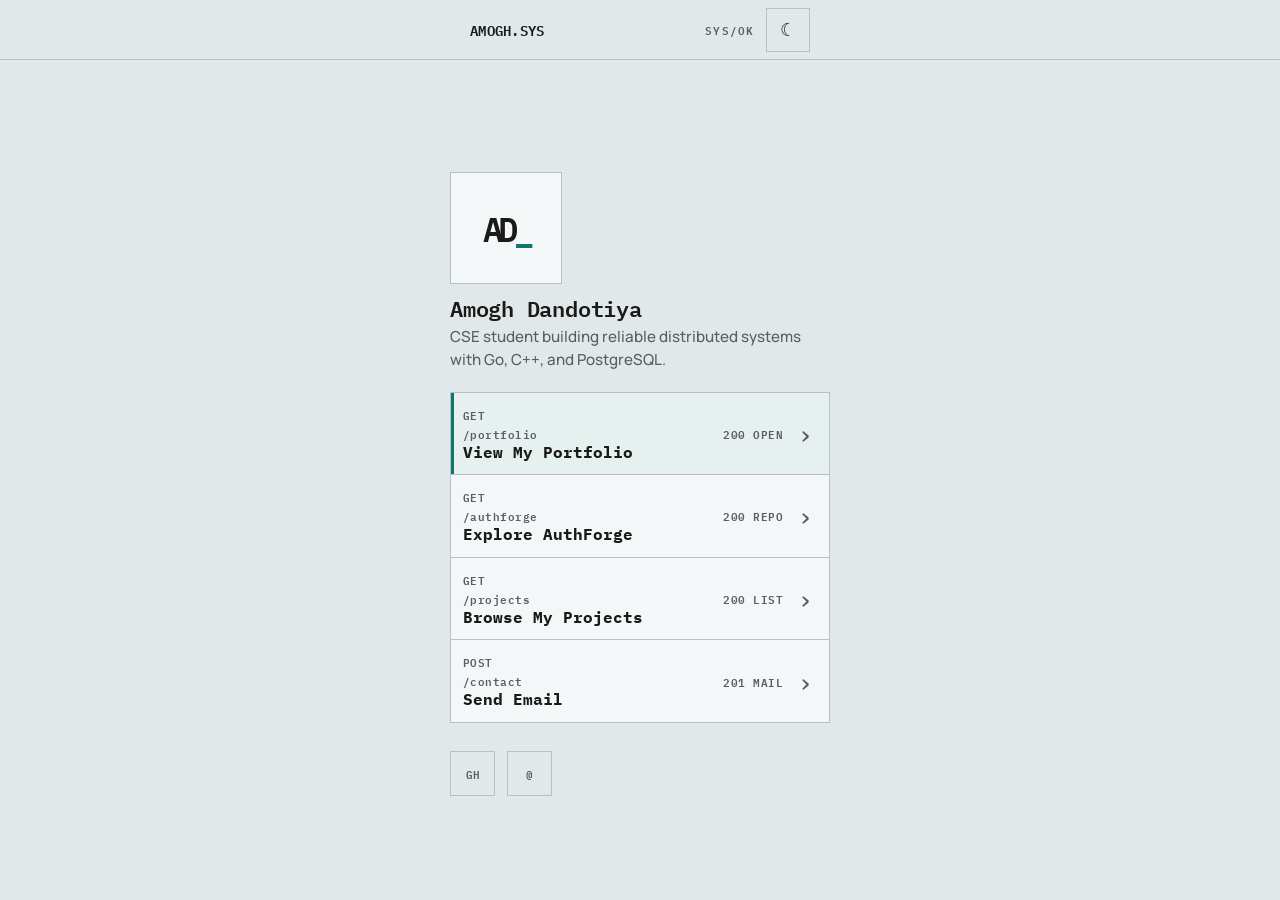
<file: index.html>
<!doctype html>
<html lang="en">
  <head>
    <meta charset="UTF-8" />
    <meta name="viewport" content="width=device-width, initial-scale=1.0, viewport-fit=cover" />
    <meta name="description" content="Amogh Dandotiya — backend engineer building reliable distributed systems." />
    <meta name="theme-color" content="#e1e4e5" media="(prefers-color-scheme: light)" />
    <meta name="theme-color" content="#121312" media="(prefers-color-scheme: dark)" />
    <title>Amogh Dandotiya — Links</title>
    <link rel="preconnect" href="https://fonts.googleapis.com" />
    <link rel="preconnect" href="https://fonts.gstatic.com" crossorigin />
    <link href="https://fonts.googleapis.com/css2?family=IBM+Plex+Mono:wght@500;600&family=Manrope:wght@500;600;700;800&display=swap" rel="stylesheet" />
    <link rel="stylesheet" href="styles.css" />
  </head>
  <body>
    <header class="navbar">
      <div class="navbar-inner">
        <a class="logo" href="#home" aria-label="Amogh Dandotiya home">AMOGH<span>.</span>SYS</a>
        <span class="sys-status" aria-hidden="true">SYS/OK</span>
        <button id="theme-toggle" class="theme-toggle" type="button" aria-label="Switch to dark mode" aria-pressed="false">
          <span class="sun" aria-hidden="true">☀</span><span class="moon" aria-hidden="true">☾</span>
        </button>
      </div>
    </header>

    <div class="page" id="home">
      <main class="card">
        <div class="avatar monogram" role="img" aria-label="Amogh Dandotiya monogram">AD<span>_</span></div>
        <h1>Amogh Dandotiya</h1>
        <p class="bio">CSE student building reliable distributed systems with Go, C++, and PostgreSQL.</p>

        <nav class="routes" aria-label="Project and contact links">
          <a class="route route-active" href="portfolio/index.html">
            <span class="route-main"><span class="route-method">GET</span><span class="route-path">/portfolio</span><span class="route-label">View My Portfolio</span></span>
            <span class="route-meta"><span class="route-status">200 OPEN</span><span class="route-arrow">›</span></span>
          </a>
          <a class="route" href="https://github.com/wreckx-in-scene/AuthForge" target="_blank" rel="noreferrer">
            <span class="route-main"><span class="route-method">GET</span><span class="route-path">/authforge</span><span class="route-label">Explore AuthForge</span></span>
            <span class="route-meta"><span class="route-status">200 REPO</span><span class="route-arrow">›</span></span>
          </a>
          <a class="route" href="https://github.com/wreckx-in-scene?tab=repositories" target="_blank" rel="noreferrer">
            <span class="route-main"><span class="route-method">GET</span><span class="route-path">/projects</span><span class="route-label">Browse My Projects</span></span>
            <span class="route-meta"><span class="route-status">200 LIST</span><span class="route-arrow">›</span></span>
          </a>
          <a class="route" href="mailto:amoghdandotiya123@gmail.com">
            <span class="route-main"><span class="route-method">POST</span><span class="route-path">/contact</span><span class="route-label">Send Email</span></span>
            <span class="route-meta"><span class="route-status">201 MAIL</span><span class="route-arrow">›</span></span>
          </a>
        </nav>

        <div class="socials" aria-label="Profiles">
          <a class="social-link" href="https://github.com/wreckx-in-scene" target="_blank" rel="noreferrer" aria-label="GitHub">GH</a>
          <a class="social-link" href="mailto:amoghdandotiya123@gmail.com" aria-label="Email">@</a>
        </div>
      </main>
    </div>
    <script src="script.js"></script>
  </body>
</html>
</file>
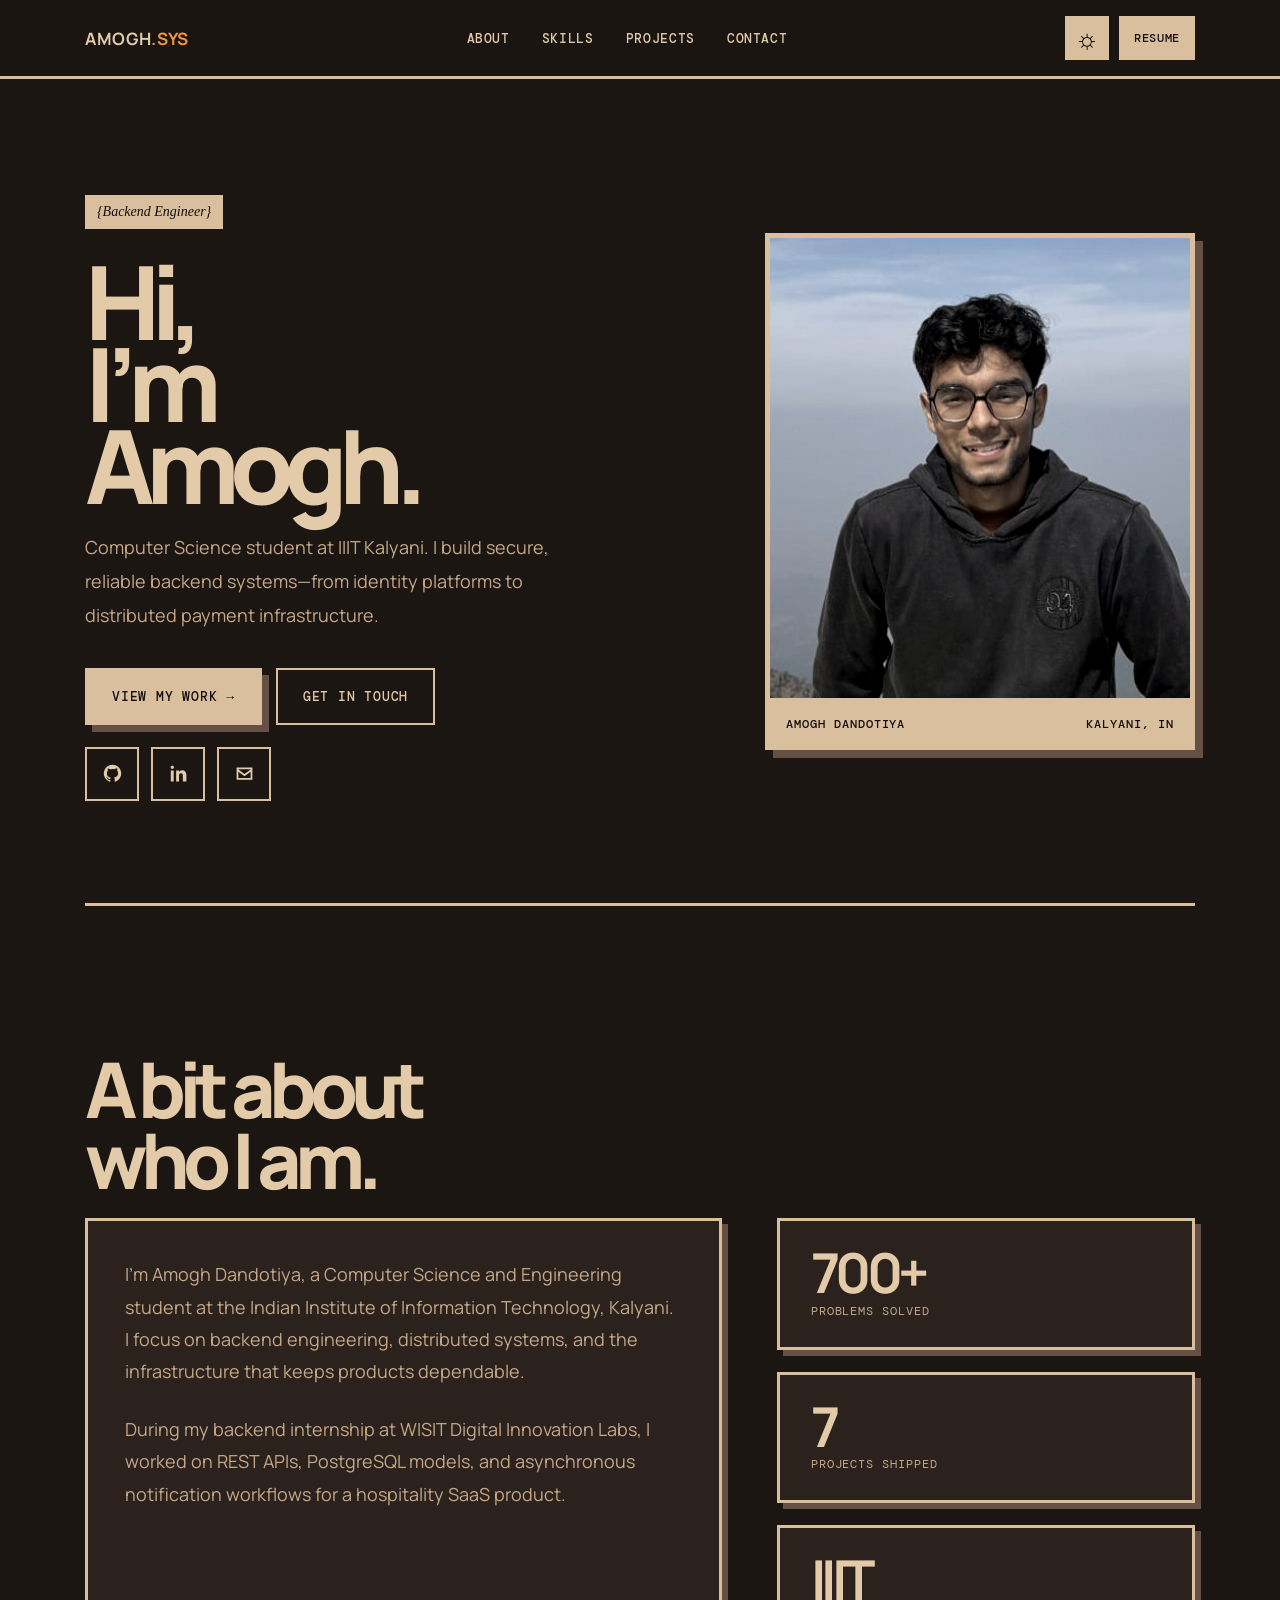
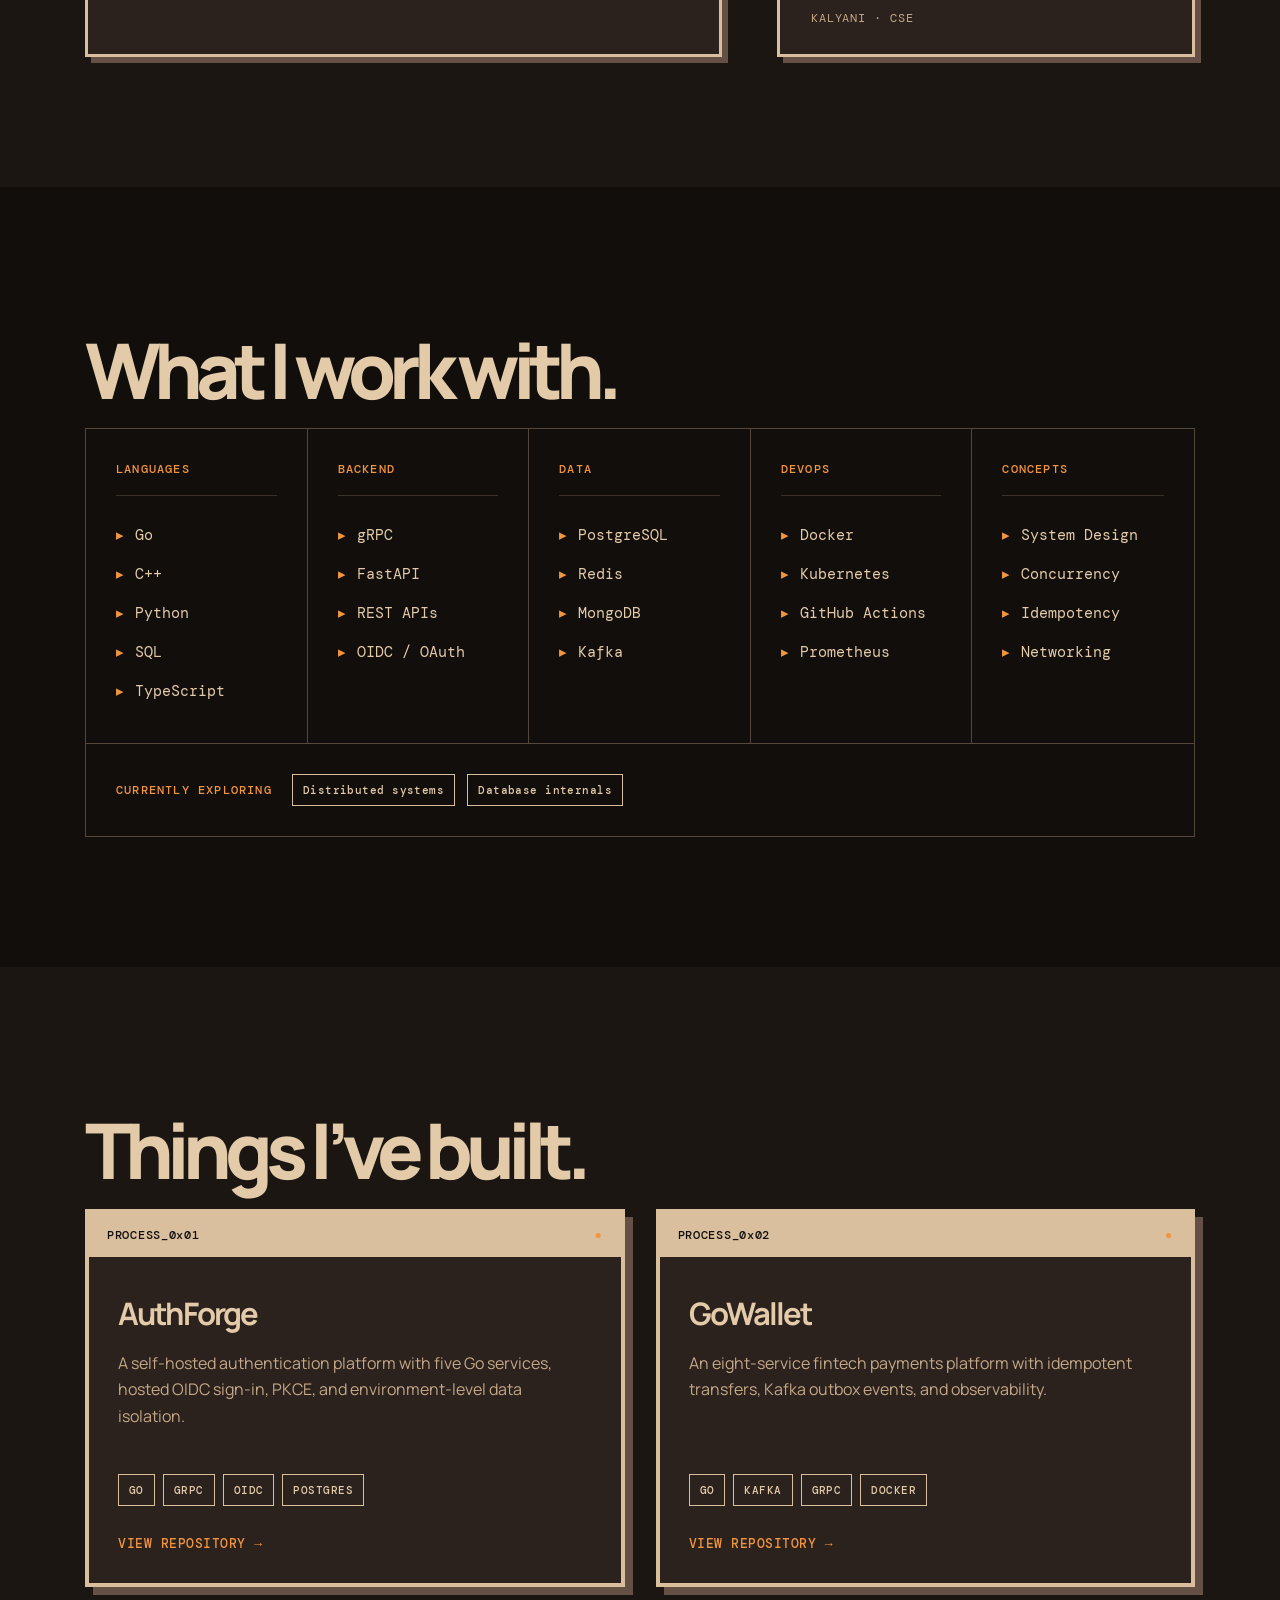
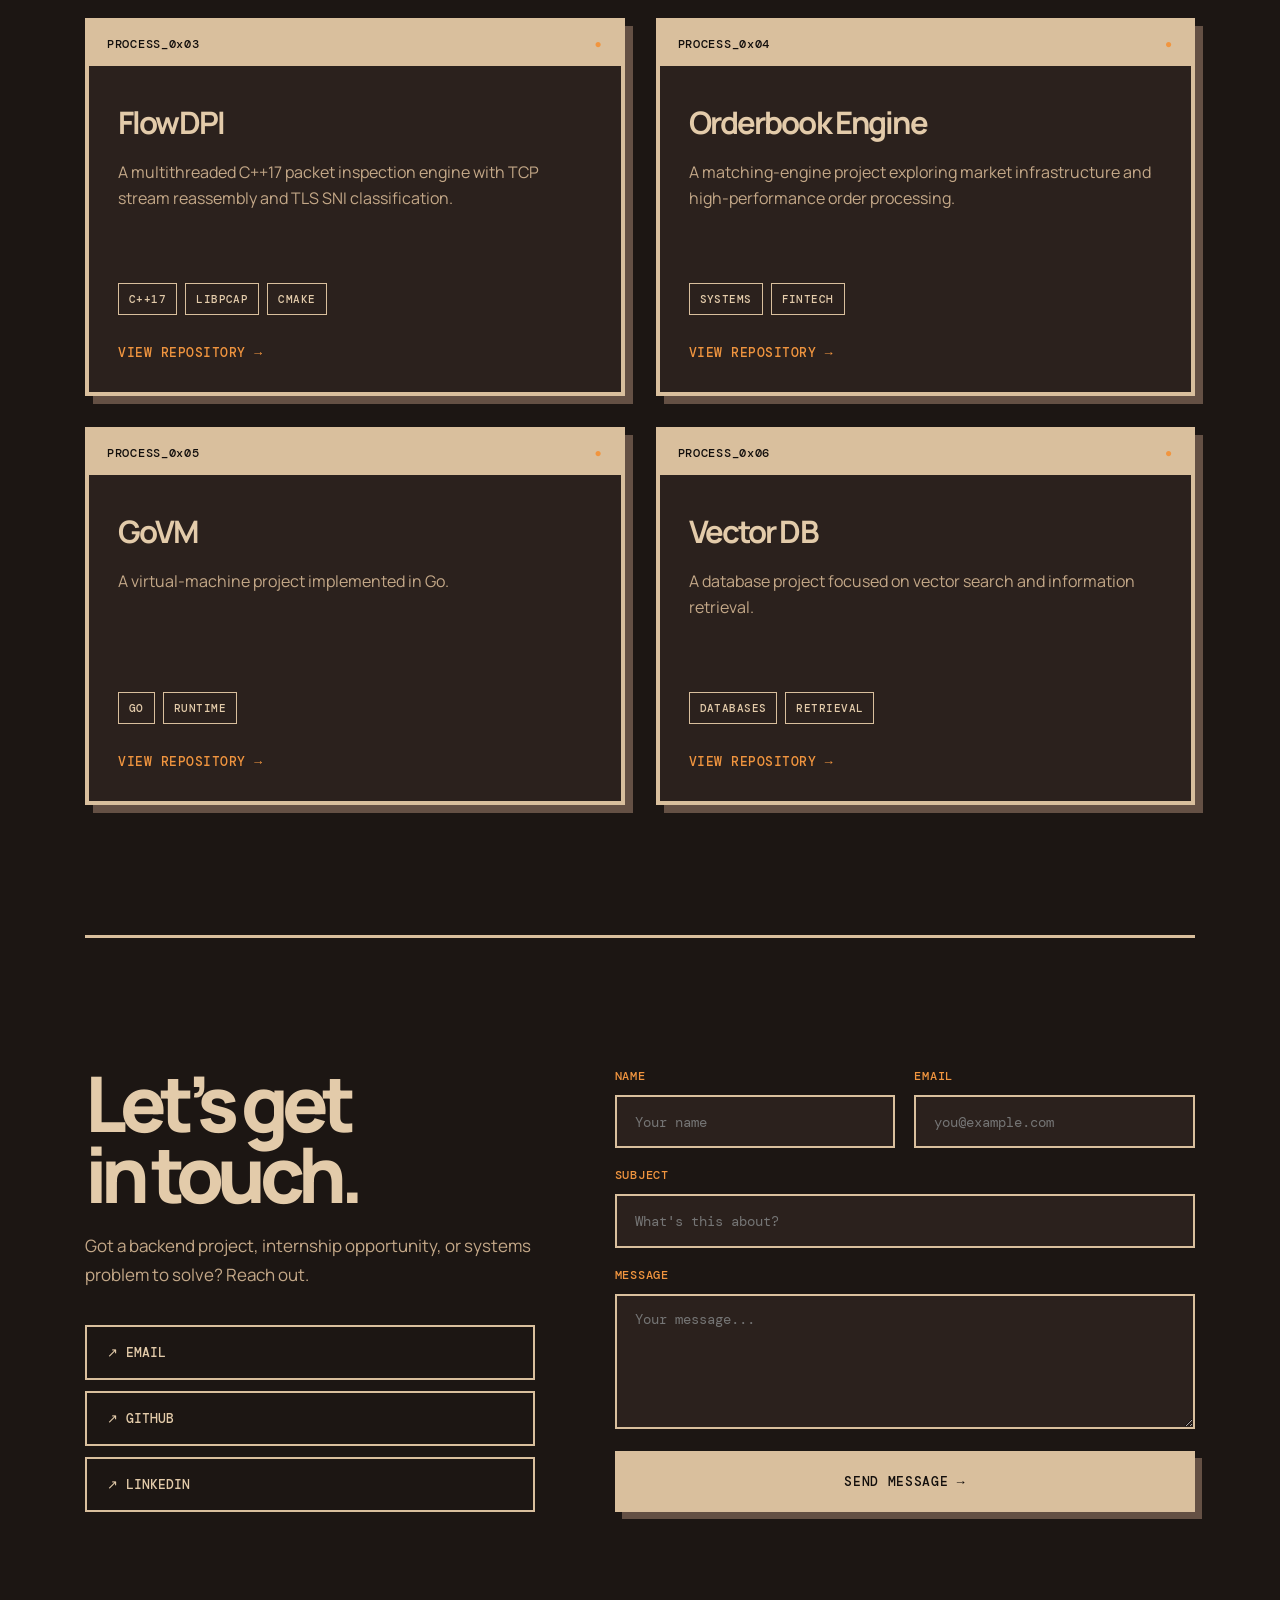
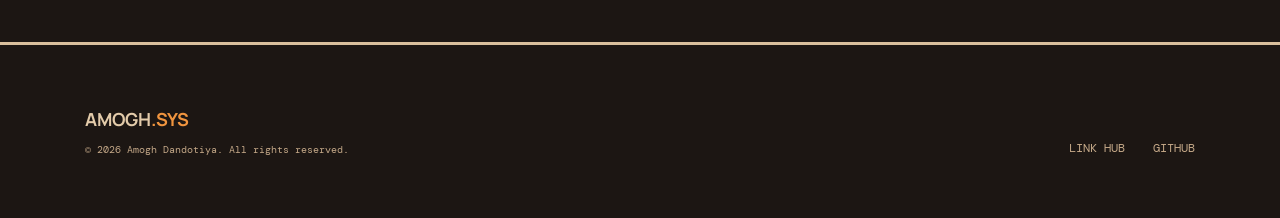
<file: portfolio/index.html>
<!doctype html>
<html lang="en">
  <head>
    <meta charset="UTF-8" />
    <meta name="viewport" content="width=device-width, initial-scale=1.0" />
    <meta name="description" content="Amogh Dandotiya — backend engineer and systems builder." />
    <title>Amogh Dandotiya — Backend Engineer</title>
    <link rel="preconnect" href="https://fonts.googleapis.com" />
    <link rel="preconnect" href="https://fonts.gstatic.com" crossorigin />
    <link href="https://fonts.googleapis.com/css2?family=DM+Mono:wght@400;500&family=Manrope:wght@400;500;600;700;800&display=swap" rel="stylesheet" />
    <link rel="stylesheet" href="styles.css" />
    <link rel="stylesheet" href="polish.css" />
  </head>
  <body>
    <header class="site-header">
      <nav class="nav shell" aria-label="Primary navigation">
        <a class="brand" href="#home">AMOGH<span>.SYS</span></a>
        <div class="nav-links"><a href="#about">About</a><a href="#skills">Skills</a><a href="#projects">Projects</a><a href="#contact">Contact</a></div>
        <div class="nav-actions"><button id="theme-toggle" type="button" aria-label="Toggle colour theme">☼</button><a class="resume" href="assets/Amogh-Dandotiya-Resume.pdf" download>Resume</a></div>
      </nav>
    </header>

    <main id="home">
      <section class="hero shell">
        <div class="hero-copy reveal">
          <p class="system-tag">{Backend Engineer}</p>
          <h1>Hi,<br />I’m<br /><span>Amogh.</span></h1>
          <p class="intro">Computer Science student at IIIT Kalyani. I build secure, reliable backend systems—from identity platforms to distributed payment infrastructure.</p>
          <div class="hero-buttons"><a class="button solid" href="#projects">View my work →</a><a class="button" href="#contact">Get in touch</a></div>
          <div class="hero-socials">
            <a href="https://github.com/wreckx-in-scene" target="_blank" rel="noreferrer" aria-label="GitHub"><svg viewBox="0 0 24 24" aria-hidden="true"><path d="M12 2a10 10 0 0 0-3.16 19.49c.5.1.68-.22.68-.48v-1.7c-2.78.6-3.37-1.18-3.37-1.18-.45-1.16-1.11-1.47-1.11-1.47-.91-.62.07-.61.07-.61 1 .07 1.54 1.04 1.54 1.04.9 1.54 2.35 1.09 2.92.83.09-.65.35-1.1.63-1.35-2.22-.25-4.56-1.11-4.56-4.95 0-1.1.39-2 1.03-2.71-.1-.25-.45-1.28.1-2.67 0 0 .84-.27 2.75 1.03A9.5 9.5 0 0 1 12 6.8c.85 0 1.7.11 2.5.34 1.91-1.3 2.75-1.03 2.75-1.03.55 1.39.2 2.42.1 2.67.64.7 1.03 1.61 1.03 2.71 0 3.85-2.35 4.7-4.58 4.94.36.31.68.9.68 1.82v2.76c0 .27.18.59.69.48A10 10 0 0 0 12 2Z"/></svg></a>
            <a href="https://www.linkedin.com/in/amogh-dandotiya-b42566289" target="_blank" rel="noreferrer" aria-label="LinkedIn"><svg viewBox="0 0 24 24" aria-hidden="true"><path d="M6.5 8.5H3.2V21h3.3V8.5ZM4.85 3A1.92 1.92 0 1 0 4.9 6.84 1.92 1.92 0 0 0 4.85 3ZM21 13.84c0-3.77-2.01-5.52-4.7-5.52-2.17 0-3.14 1.2-3.68 2.04V8.5H9.3V21h3.32v-6.19c0-1.63.31-3.21 2.33-3.21 1.99 0 2.02 1.86 2.02 3.31V21H21v-7.16Z"/></svg></a>
            <a href="mailto:amoghdandotiya123@gmail.com" aria-label="Email"><svg viewBox="0 0 24 24" aria-hidden="true"><path d="M3 5h18v14H3V5Zm2 2v.51l7 5.14 7-5.14V7H5Zm14 10v-7.02l-7 5.14-7-5.14V17h14Z"/></svg></a>
          </div>
        </div>
        <div class="profile-card reveal" aria-label="Portrait of Amogh Dandotiya">
          <div class="portrait"><img src="assets/amogh-profile.jpeg" alt="Amogh Dandotiya" /></div>
          <div class="profile-caption"><span>AMOGH DANDOTIYA</span><span>KALYANI, IN</span></div>
        </div>
      </section>

      <section class="about section shell" id="about">
        <h2 class="reveal">A bit about<br />who I am.</h2>
        <div class="about-grid">
          <div class="about-copy panel reveal"><p>I’m Amogh Dandotiya, a Computer Science and Engineering student at the Indian Institute of Information Technology, Kalyani. I focus on backend engineering, distributed systems, and the infrastructure that keeps products dependable.</p><p>During my backend internship at WISIT Digital Innovation Labs, I worked on REST APIs, PostgreSQL models, and asynchronous notification workflows for a hospitality SaaS product.</p></div>
          <div class="stats reveal"><article class="panel"><strong>700+</strong><span>PROBLEMS SOLVED</span></article><article class="panel"><strong>7</strong><span>PROJECTS SHIPPED</span></article><article class="panel"><strong>IIIT</strong><span>KALYANI · CSE</span></article></div>
        </div>
      </section>

      <section class="skills section shell" id="skills">
        <h2 class="reveal">What I work with.</h2>
        <div class="skill-board reveal">
          <article><h3>Languages</h3><ul><li>Go</li><li>C++</li><li>Python</li><li>SQL</li><li>TypeScript</li></ul></article>
          <article><h3>Backend</h3><ul><li>gRPC</li><li>FastAPI</li><li>REST APIs</li><li>OIDC / OAuth</li></ul></article>
          <article><h3>Data</h3><ul><li>PostgreSQL</li><li>Redis</li><li>MongoDB</li><li>Kafka</li></ul></article>
          <article><h3>DevOps</h3><ul><li>Docker</li><li>Kubernetes</li><li>GitHub Actions</li><li>Prometheus</li></ul></article>
          <article><h3>Concepts</h3><ul><li>System Design</li><li>Concurrency</li><li>Idempotency</li><li>Networking</li></ul></article>
          <div class="exploring"><span>CURRENTLY EXPLORING</span><b>Distributed systems</b><b>Database internals</b></div>
        </div>
      </section>

      <section class="projects section shell" id="projects">
        <h2 class="reveal">Things I’ve built.</h2>
        <div class="project-grid">
          <article class="project featured reveal"><header>PROCESS_0x01 <span>●</span></header><div><h3>AuthForge</h3><p>A self-hosted authentication platform with five Go services, hosted OIDC sign-in, PKCE, and environment-level data isolation.</p><div class="tags"><b>GO</b><b>GRPC</b><b>OIDC</b><b>POSTGRES</b></div><a href="https://github.com/wreckx-in-scene/AuthForge" target="_blank" rel="noreferrer">VIEW REPOSITORY →</a></div></article>
          <article class="project reveal"><header>PROCESS_0x02 <span>●</span></header><div><h3>GoWallet</h3><p>An eight-service fintech payments platform with idempotent transfers, Kafka outbox events, and observability.</p><div class="tags"><b>GO</b><b>KAFKA</b><b>GRPC</b><b>DOCKER</b></div><a href="https://github.com/wreckx-in-scene/GoWallet" target="_blank" rel="noreferrer">VIEW REPOSITORY →</a></div></article>
          <article class="project reveal"><header>PROCESS_0x03 <span>●</span></header><div><h3>FlowDPI</h3><p>A multithreaded C++17 packet inspection engine with TCP stream reassembly and TLS SNI classification.</p><div class="tags"><b>C++17</b><b>LIBPCAP</b><b>CMAKE</b></div><a href="https://github.com/wreckx-in-scene/FlowDPI" target="_blank" rel="noreferrer">VIEW REPOSITORY →</a></div></article>
          <article class="project reveal"><header>PROCESS_0x04 <span>●</span></header><div><h3>Orderbook Engine</h3><p>A matching-engine project exploring market infrastructure and high-performance order processing.</p><div class="tags"><b>SYSTEMS</b><b>FINTECH</b></div><a href="https://github.com/wreckx-in-scene/orderbook-matching-engine" target="_blank" rel="noreferrer">VIEW REPOSITORY →</a></div></article>
          <article class="project reveal"><header>PROCESS_0x05 <span>●</span></header><div><h3>GoVM</h3><p>A virtual-machine project implemented in Go.</p><div class="tags"><b>GO</b><b>RUNTIME</b></div><a href="https://github.com/wreckx-in-scene/GoVM" target="_blank" rel="noreferrer">VIEW REPOSITORY →</a></div></article>
          <article class="project reveal"><header>PROCESS_0x06 <span>●</span></header><div><h3>Vector DB</h3><p>A database project focused on vector search and information retrieval.</p><div class="tags"><b>DATABASES</b><b>RETRIEVAL</b></div><a href="https://github.com/wreckx-in-scene/Vector-DB" target="_blank" rel="noreferrer">VIEW REPOSITORY →</a></div></article>
        </div>
      </section>

      <section class="contact section shell" id="contact">
        <div class="contact-copy reveal"><h2>Let’s get<br />in touch.</h2><p>Got a backend project, internship opportunity, or systems problem to solve? Reach out.</p><a href="mailto:amoghdandotiya123@gmail.com">↗ EMAIL</a><a href="https://github.com/wreckx-in-scene" target="_blank" rel="noreferrer">↗ GITHUB</a><a href="https://www.linkedin.com/in/amogh-dandotiya-b42566289" target="_blank" rel="noreferrer">↗ LINKEDIN</a></div>
        <form class="contact-form reveal" action="mailto:amoghdandotiya123@gmail.com" method="post" enctype="text/plain"><label>NAME<input name="name" placeholder="Your name" required /></label><label>EMAIL<input name="email" type="email" placeholder="you@example.com" required /></label><label class="wide">SUBJECT<input name="subject" placeholder="What's this about?" /></label><label class="wide">MESSAGE<textarea name="message" placeholder="Your message..." required></textarea></label><button type="submit">SEND MESSAGE →</button></form>
      </section>
    </main>
    <footer class="footer"><div class="shell"><div><strong>AMOGH<span>.SYS</span></strong><small>© 2026 Amogh Dandotiya. All rights reserved.</small></div><a href="../index.html">LINK HUB</a><a href="https://github.com/wreckx-in-scene" target="_blank" rel="noreferrer">GITHUB</a></div></footer>
    <script src="script.js"></script>
  </body>
</html>
</file>
<file: styles.css>
/* Adapted directly from the supplied bio-page reference stylesheet. */
:root {
  --bg: #E1E8EA;
  --card-bg: #F3F7F8;
  --text: #1A1A18;
  --text-muted: #5C5C62;
  --border: #B8C0C7;
  --accent: #0F766E;
  --accent-tint: rgba(15, 118, 110, 0.12);
  --accent-active-tint: rgba(15, 118, 110, 0.06);
  --navbar-bg: rgba(225, 232, 234, 0.92);
  --navbar-h: 60px;
  --mono: 'IBM Plex Mono', ui-monospace, SFMono-Regular, Menlo, Consolas, monospace;
}

[data-theme="dark"] {
  --bg: #121312;
  --card-bg: #1A1C1B;
  --text: #EDEDEA;
  --text-muted: #9A9AA0;
  --border: #2A2C2A;
  --accent: #2DD4BF;
  --accent-tint: rgba(45, 212, 191, 0.14);
  --accent-active-tint: rgba(45, 212, 191, 0.07);
  --navbar-bg: rgba(18, 19, 18, 0.92);
}

* { box-sizing: border-box; }
html { color-scheme: light dark; }
body { margin: 0; min-height: 100vh; overflow-x: hidden; background: var(--bg); color: var(--text); font-family: 'Manrope', -apple-system, BlinkMacSystemFont, 'Segoe UI', sans-serif; transition: background-color .25s ease, color .25s ease; }
::selection { background: var(--text); color: var(--bg); }
::-webkit-scrollbar { width: 10px; }
::-webkit-scrollbar-track { background: var(--bg); }
::-webkit-scrollbar-thumb { background: var(--border); border-radius: 0; }

.navbar { position: fixed; top: 0; left: 0; right: 0; z-index: 20; display: flex; justify-content: center; height: var(--navbar-h); padding-top: env(safe-area-inset-top); background: var(--navbar-bg); border-bottom: 1px solid var(--border); }
.navbar-inner { display: flex; align-items: center; gap: 12px; width: 100%; max-width: 380px; padding: 0 20px; }
.logo { font-family: var(--mono); font-size: .85rem; font-weight: 600; letter-spacing: .02em; color: var(--text); text-decoration: none; }
.logo:focus-visible, .theme-toggle:focus-visible, .social-link:focus-visible { outline: 2px solid var(--text); outline-offset: 2px; }
.logo:hover { opacity: .8; }
.logo span { color: var(--text); }
.sys-status { margin-left: auto; font-family: var(--mono); font-size: .7rem; font-weight: 600; letter-spacing: .1em; color: var(--text-muted); }

.page { display: flex; flex-direction: column; align-items: center; justify-content: center; min-height: 100dvh; width: 100%; padding: calc(var(--navbar-h) + env(safe-area-inset-top) + 32px) 20px 24px; }
.card { width: 100%; max-width: 380px; display: flex; flex-direction: column; align-items: stretch; text-align: left; }
.avatar { align-self: flex-start; width: 112px; height: 112px; background: var(--card-bg); border: 1px solid var(--border); border-radius: 0; transition: border-color .25s ease; }
.avatar.monogram { display: flex; align-items: center; justify-content: center; color: var(--text); font-family: var(--mono); font-size: 2.15rem; font-weight: 600; letter-spacing: -.14em; }
.avatar.monogram span { color: var(--accent); }
h1 { margin: 12px 0 4px; font-family: var(--mono); font-size: clamp(1.15rem, 5vw, 1.35rem); font-weight: 600; letter-spacing: -.01em; line-height: 1.2; }
.bio { margin: 0; width: 100%; font-size: .95rem; line-height: 1.5; font-weight: 500; color: var(--text-muted); }

.routes { position: relative; width: 100%; margin-top: 20px; border: 1px solid var(--border); background: var(--card-bg); font-family: var(--mono); }
.route { display: grid; grid-template-columns: 1fr auto; align-items: center; gap: 0 12px; width: 100%; min-height: 44px; padding: 12px; border-bottom: 1px solid var(--border); color: var(--text); text-decoration: none; transition: background-color .18s ease; }
.route:last-child { border-bottom: none; }
.route:hover, .route:active { background: var(--accent-tint); }
.route:focus-visible { outline: 2px solid var(--text); outline-offset: -2px; }
.route-main { display: flex; flex-direction: column; align-items: flex-start; min-width: 0; }
.route-meta { display: flex; align-items: center; gap: 10px; align-self: center; }
.route-arrow { display: inline-flex; align-items: center; justify-content: center; width: 24px; height: 24px; color: var(--text-muted); font: 400 1.7rem/1 var(--mono); transition: transform .18s ease, color .18s ease; }
.route:hover .route-arrow, .route:focus-visible .route-arrow { transform: translateX(4px); color: var(--accent); }
.route-method, .route-path, .route-status { font-family: var(--mono); font-size: .7rem; font-weight: 600; letter-spacing: .04em; white-space: nowrap; }
.route-method, .route-path, .route-status { color: var(--text-muted); }
.route-status { text-align: right; font-variant-numeric: tabular-nums; }
.route-label { font-size: .98rem; font-weight: 700; text-align: left; line-height: 1.25; min-width: 0; overflow-wrap: anywhere; }
.route-active { background: var(--accent-active-tint); box-shadow: inset 3px 0 0 var(--accent); }

.theme-toggle { position: relative; width: 44px; height: 44px; border-radius: 0; border: 1px solid var(--border); background: transparent; color: var(--text); display: flex; align-items: center; justify-content: center; cursor: pointer; flex-shrink: 0; transition: border-color .18s ease, transform .18s ease; }
.theme-toggle:hover { transform: translateY(-1px); border-color: var(--text); }
.theme-toggle span { position: absolute; inset: 0; display: flex; align-items: center; justify-content: center; font-size: 18px; transition: opacity .2s ease, transform .2s ease; }
.sun { opacity: 0; transform: scale(.6) rotate(-40deg); }
.moon { opacity: 1; transform: scale(1) rotate(0); }
[data-theme="dark"] .sun { opacity: 1; transform: scale(1) rotate(0); }
[data-theme="dark"] .moon { opacity: 0; transform: scale(.6) rotate(40deg); }

.socials { display: flex; align-items: center; justify-content: flex-start; gap: 12px; margin-top: 28px; }
.social-link { width: 45px; height: 45px; border-radius: 0; text-decoration: none; display: flex; align-items: center; justify-content: center; border: 1px solid var(--border); background: transparent; color: var(--text-muted); font: 600 .7rem var(--mono); transition: transform .18s ease, border-color .18s ease, color .18s ease; }
.social-link:hover { color: var(--text); border-color: var(--text); transform: translateY(-1px); }

@media (max-width: 600px) { .avatar { width: 96px; height: 96px; } }
@media (max-width: 360px) { .navbar-inner { padding: 0 16px; } .page { padding-left: 16px; padding-right: 16px; } .route { padding: 10px 12px; } .social-link { width: 36px; height: 36px; } }
@media (prefers-reduced-motion: reduce) { * { transition: none !important; animation: none !important; } }
</file>
<file: portfolio/styles.css>
:root{--bg:#1c1613;--panel:#2b211d;--text:#e3cbaa;--muted:#c4a888;--line:#d9bf9d;--accent:#f1953f;--dark:#120e0c;--shadow:#645044;--mono:"DM Mono",monospace;--sans:Manrope,Arial,sans-serif}html[data-theme="light"]{--bg:#eee6da;--panel:#f8f3eb;--text:#2b201b;--muted:#765c4a;--line:#3c302a;--accent:#a84c16;--dark:#f9f3eb;--shadow:#b6a18e}*{box-sizing:border-box}html{scroll-behavior:smooth}body{margin:0;background:var(--bg);color:var(--text);font-family:var(--sans)}.shell{width:min(1110px,calc(100% - 44px));margin:auto}.site-header{position:sticky;top:0;z-index:20;background:color-mix(in srgb,var(--bg) 94%,transparent);backdrop-filter:blur(10px);border-bottom:3px solid var(--line)}.nav{height:76px;display:flex;align-items:center;justify-content:space-between;font:500 13px var(--mono);text-transform:uppercase;letter-spacing:.05em}.brand{font:700 17px var(--sans);color:var(--text);text-decoration:none}.brand span{color:var(--accent)}.nav-links{display:flex;gap:32px}.nav-links a{color:var(--text);text-decoration:none}.nav-links a:hover{color:var(--accent)}.nav-actions{display:flex;gap:10px;align-items:center}.nav-actions button,.resume{height:44px;border:0;background:var(--line);color:var(--dark);padding:0 15px;font:500 12px var(--mono);text-transform:uppercase;cursor:pointer;text-decoration:none;display:grid;place-items:center}.nav-actions button{font-size:28px;width:44px;padding:0}.hero{min-height:calc(100vh - 76px);display:grid;grid-template-columns:1fr 430px;align-items:center;gap:85px;padding:78px 0}.system-tag{display:inline-block;background:var(--line);color:var(--dark);padding:9px 12px;font:italic 14px Georgia,serif}.hero h1,.section h2{margin:18px 0 23px;font-size:clamp(4.8rem,8vw,7.4rem);line-height:.8;letter-spacing:-.09em;font-weight:800}.hero h1 span,.section h2{color:var(--text)}.intro{max-width:520px;color:var(--muted);font-size:18px;line-height:1.9}.hero-buttons{display:flex;gap:14px;margin:35px 0 22px}.button{border:2px solid var(--line);color:var(--text);text-decoration:none;text-transform:uppercase;padding:18px 25px;font:500 13px var(--mono);letter-spacing:.06em}.button.solid{background:var(--line);color:var(--dark);box-shadow:7px 7px 0 var(--shadow)}.hero-socials{display:flex;gap:12px}.hero-socials a{width:54px;height:54px;border:2px solid var(--line);display:grid;place-items:center;text-decoration:none;color:var(--text);font:600 14px var(--mono)}.profile-card{border:5px solid var(--line);background:var(--panel);box-shadow:8px 8px 0 var(--shadow)}.portrait{height:465px;position:relative;overflow:hidden;background:linear-gradient(140deg,#3e2c23 0%,#1b1715 55%,#75432b 100%);border-bottom:5px solid var(--line)}.portrait:before{content:"";position:absolute;width:330px;height:330px;border:1px solid var(--accent);border-radius:50%;right:-86px;top:-82px;opacity:.7}.portrait:after{content:"";position:absolute;inset:35px;background:repeating-linear-gradient(0deg,transparent 0 23px,rgba(227,203,170,.13) 24px)}.portrait-mark{position:absolute;z-index:1;left:35px;bottom:22px;font:800 116px/.7 var(--sans);letter-spacing:-.14em;color:var(--line)}.portrait-code{position:absolute;z-index:2;right:23px;bottom:25px;font:12px/1.8 var(--mono);color:var(--accent);text-align:right}.portrait i{position:absolute;z-index:1;width:88px;height:88px;left:42px;top:42px;border:5px solid var(--line);box-shadow:8px 8px 0 var(--shadow)}.profile-caption{display:flex;justify-content:space-between;padding:13px 16px;color:var(--dark);background:var(--line);font:500 12px var(--mono);letter-spacing:.08em}.section{padding:130px 0}.about{border-top:3px solid var(--line)}.section h2{font-size:clamp(3.5rem,6vw,5.8rem);line-height:.92}.about-grid{display:grid;grid-template-columns:1.4fr .92fr;gap:55px}.panel{border:3px solid var(--line);box-shadow:6px 6px 0 var(--shadow);background:var(--panel)}.about-copy{padding:37px}.about-copy p{margin:0 0 25px;color:var(--muted);font-size:18px;line-height:1.8}.about-copy p:last-child{margin-bottom:0}.stats{display:grid;gap:22px}.stats article{padding:27px 31px}.stats strong{display:block;font-size:55px;line-height:.9;letter-spacing:-.08em}.stats span{color:var(--muted);font:12px var(--mono);letter-spacing:.08em}.skills{background:var(--dark);max-width:none;padding-left:max(22px,calc((100% - 1110px)/2));padding-right:max(22px,calc((100% - 1110px)/2))}.skill-board{display:grid;grid-template-columns:repeat(5,1fr);border:1px solid color-mix(in srgb,var(--line) 32%,transparent)}.skill-board article{min-height:300px;padding:32px 30px;border-right:1px solid color-mix(in srgb,var(--line) 32%,transparent)}.skill-board article:last-of-type{border:0}.skill-board h3,.exploring span{margin:0 0 18px;color:var(--accent);font:500 12px var(--mono);letter-spacing:.1em;text-transform:uppercase}.skill-board ul{margin:0;padding:20px 0 0;border-top:1px solid color-mix(in srgb,var(--line) 20%,transparent);list-style:none;font:15px/2.6 var(--mono)}.skill-board li:before{content:'▸';color:var(--accent);margin-right:11px}.exploring{grid-column:1/-1;border-top:1px solid color-mix(in srgb,var(--line) 32%,transparent);padding:30px;display:flex;gap:12px;align-items:center}.exploring span{margin:0 8px 0 0}.exploring b,.tags b{border:1px solid var(--line);padding:8px 10px;font:500 11px var(--mono);letter-spacing:.04em}.project-grid{display:grid;grid-template-columns:1fr 1fr;gap:31px}.project{border:4px solid var(--line);background:var(--panel);box-shadow:8px 8px 0 var(--shadow)}.project header{background:var(--line);color:var(--dark);padding:14px 18px;font:500 12px var(--mono);letter-spacing:.06em}.project header span{float:right;color:var(--accent)}.project>div{padding:35px 29px 30px}.project h3{font-size:31px;letter-spacing:-.06em;margin:0 0 16px}.project p{min-height:99px;margin:0;color:var(--muted);font-size:16px;line-height:1.65}.tags{display:flex;flex-wrap:wrap;gap:8px;margin:25px 0}.project a{font:500 13px var(--mono);color:var(--accent);text-decoration:none;letter-spacing:.04em}.contact{border-top:3px solid var(--line);display:grid;grid-template-columns:.9fr 1.1fr;gap:55px}.contact h2{margin-top:0}.contact-copy p{max-width:460px;color:var(--muted);font-size:17px;line-height:1.7;margin-bottom:35px}.contact-copy>a{display:block;max-width:450px;border:2px solid var(--line);color:var(--text);text-decoration:none;padding:17px 20px;margin-top:11px;font:500 13px var(--mono)}.contact-form{display:grid;grid-template-columns:1fr 1fr;gap:19px}.contact-form label{display:grid;gap:8px;color:var(--accent);font:500 12px var(--mono);letter-spacing:.06em}.contact-form .wide,.contact-form button{grid-column:1/-1}.contact-form input,.contact-form textarea{width:100%;border:2px solid var(--line);border-radius:0;background:var(--panel);color:var(--text);padding:14px 18px;font:14px var(--mono)}.contact-form textarea{height:135px;resize:vertical}.contact-form button{border:0;background:var(--line);color:var(--dark);box-shadow:7px 7px 0 var(--shadow);padding:19px;cursor:pointer;font:500 13px var(--mono);letter-spacing:.05em}.footer{border-top:3px solid var(--line);padding:62px 0}.footer .shell{display:flex;align-items:end;gap:28px;font:12px var(--mono)}.footer strong{display:block;font:700 18px var(--sans)}.footer strong span{color:var(--accent)}.footer small{display:block;color:var(--muted);margin-top:12px}.footer a{color:var(--muted);text-decoration:none;margin-left:auto}.footer a+a{margin-left:0}.reveal{opacity:0;transform:translateY(22px);transition:.65s ease}.reveal.visible{opacity:1;transform:none}@media(max-width:850px){.nav-links{gap:15px}.hero{grid-template-columns:1fr;gap:55px}.profile-card{max-width:430px}.about-grid,.contact{grid-template-columns:1fr}.skill-board{grid-template-columns:repeat(2,1fr)}.skill-board article:nth-of-type(2n){border-right:0}.skill-board article{min-height:auto;border-bottom:1px solid color-mix(in srgb,var(--line) 32%,transparent)}.project-grid{grid-template-columns:1fr}}@media(max-width:580px){.shell{width:calc(100% - 32px)}.nav{height:65px}.nav-links{display:none}.hero{padding:64px 0}.hero h1{font-size:4.8rem}.portrait{height:340px}.section{padding:82px 0}.skill-board{grid-template-columns:1fr}.skill-board article{border-right:0}.contact-form{grid-template-columns:1fr}.contact-form label{grid-column:1/-1}.footer .shell{align-items:start;flex-wrap:wrap}.footer a{margin-left:0}.footer div{width:100%}}@media(prefers-reduced-motion:reduce){*,*:before,*:after{transition:none!important;animation:none!important}}
</file>
<file: portfolio/polish.css>
.portrait > img { position: relative; z-index: 0; width: 100%; height: 100%; object-fit: cover; object-position: 50% 26%; filter: saturate(.72) contrast(1.06) sepia(.1); transform: scale(1.03); transition: transform .6s ease, filter .4s ease; }
.portrait::before, .portrait::after { display: none; }
.profile-card { transition: transform .32s ease, box-shadow .32s ease; }
.profile-card:hover { transform: translate(-4px, -4px); box-shadow: 13px 13px 0 var(--shadow); }
.profile-card:hover .portrait > img { transform: scale(1.08); filter: saturate(.9) contrast(1.07) sepia(.06); }
.portrait:before, .portrait:after, .portrait-code, .portrait i { z-index: 2; }
.portrait:after { inset: 24px; mix-blend-mode: screen; }
.portrait i { width: 70px; height: 70px; left: 30px; top: 30px; border-width: 4px; box-shadow: 7px 7px 0 var(--shadow); }
.portrait-code { color: #ffe3bb; text-shadow: 0 1px 4px #120e0c; }
.button, .hero-socials a, .project, .contact-copy > a, .contact-form button { transition: transform .18s ease, box-shadow .18s ease, background-color .18s ease, color .18s ease; }
.button:hover { transform: translate(-2px, -2px); background: var(--panel); }
.button.solid:hover { box-shadow: 10px 10px 0 var(--shadow); background: var(--line); }
.hero-socials a:hover { background: var(--accent); color: var(--dark); transform: translateY(-3px); }
.hero-socials svg { width: 21px; height: 21px; fill: currentColor; }
.project:hover { transform: translate(-4px, -4px); box-shadow: 12px 12px 0 var(--shadow); }
.project a:hover { color: var(--text); }
.contact-copy > a:hover { background: var(--accent); color: var(--dark); }
.contact-form input:focus, .contact-form textarea:focus { outline: 2px solid var(--accent); outline-offset: 2px; }
.contact-form button:hover { transform: translate(-3px, -3px); box-shadow: 10px 10px 0 var(--shadow); }
.skills { width: 100%; margin-left: 0; margin-right: 0; }
.skill-board > * { min-width: 0; }
.skill-board li, .skill-board h3, .exploring { overflow-wrap: anywhere; }
@media (prefers-reduced-motion: reduce) { .portrait > img, .profile-card, .button, .hero-socials a, .project, .contact-copy > a, .contact-form button { transition: none; } }
</file>
